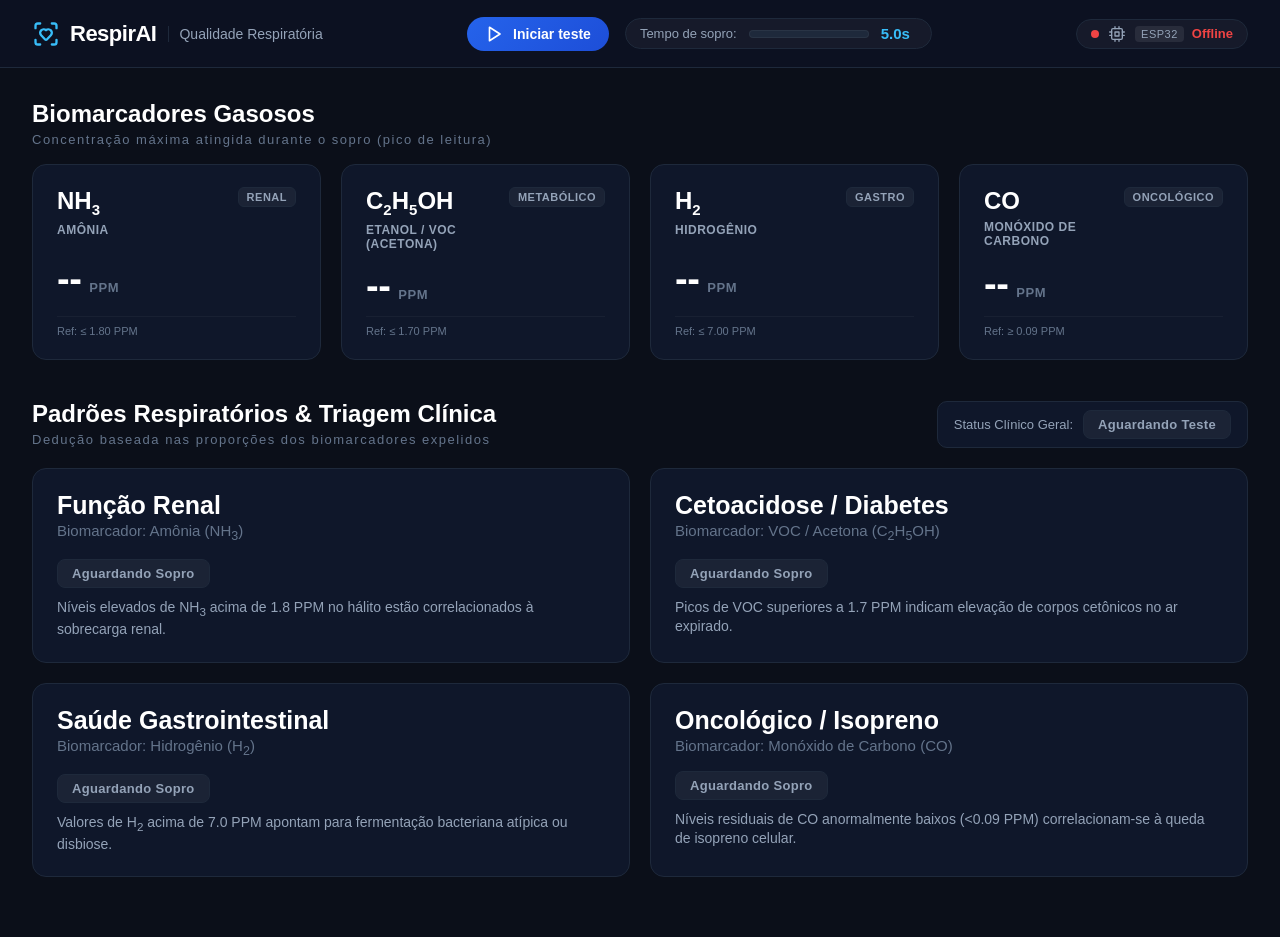
<file: index.html>
<!DOCTYPE html>
<html lang="pt-br">

<head>
    <meta charset="UTF-8">
    <meta name="viewport" content="width=device-width, initial-scale=1.0">
    <title>RespirAI - Painel Clínico de Qualidade Respiratória</title>
    <link rel="stylesheet" href="style.css">
</head>

<body>

    <!-- BARRA SUPERIOR FIXA -->
    <header class="topbar">
        <div class="topbar-left">
            <a href="index.html" class="logo-container">
                <svg xmlns="http://www.w3.org/2000/svg" width="28" height="28" viewBox="0 0 24 24" fill="none"
                    stroke="currentColor" stroke-width="2" stroke-linecap="round" stroke-linejoin="round"
                    class="lucide lucide-scan-heart">
                    <path d="M17 3h2a2 2 0 0 1 2 2v2" />
                    <path d="M21 17v2a2 2 0 0 1-2 2h-2" />
                    <path d="M3 7V5a2 2 0 0 1 2-2h2" />
                    <path d="M7 21H5a2 2 0 0 1-2-2v-2" />
                    <path d="M7.828 13.07A3 3 0 0 1 12 8.764a3 3 0 0 1 4.172 4.306l-3.447 3.62a1 1 0 0 1-1.449 0z" />
                </svg>
                <span class="logo-text">RespirAI</span>
                <span class="logo-subtitle">Qualidade Respiratória</span>
            </a>
        </div>

        <div class="topbar-center">
            <button id="btn-start" class="btn-start" onclick="iniciarTesteSopro()">
                <svg xmlns="http://www.w3.org/2000/svg" width="18" height="18" viewBox="0 0 24 24" fill="none"
                    stroke="currentColor" stroke-width="2.2" stroke-linecap="round" stroke-linejoin="round"
                    class="btn-icon">
                    <polygon points="6 3 20 12 6 21 6 3" />
                </svg>
                <span id="btn-start-text">Iniciar teste</span>
            </button>
            <div class="topbar-timer-group">
                <span class="timer-label">Tempo de sopro:</span>
                <div class="progress-bar-container">
                    <div class="progress-bar-fill" id="progress-bar-fill"></div>
                </div>
                <span class="timer-value" id="timer-countdown">5.0s</span>
            </div>
        </div>

        <div class="topbar-right">
            <div class="mcu-status-wrapper">
                <div class="mcu-badge mcu-online" id="mcu-badge"
                    title="Status da conexão do ESP32 (clique para alternar modo online/simulação)">
                    <span class="mcu-pulse-dot" id="mcu-dot"></span>
                    <svg class="mcu-icon" xmlns="http://www.w3.org/2000/svg" width="16" height="16" viewBox="0 0 24 24"
                        fill="none" stroke="currentColor" stroke-width="2" stroke-linecap="round"
                        stroke-linejoin="round">
                        <rect width="16" height="16" x="4" y="4" rx="2" />
                        <path d="M9 9h6v6H9z" />
                        <path d="M9 1v3M15 1v3M9 20v3M15 20v3M20 9h3M20 14h3M1 9h3M1 14h3" />
                    </svg>
                    <div class="mcu-info">
                        <span class="mcu-tag">ESP32</span>
                        <span class="mcu-status-text" id="mcu-status-text">Online</span>
                    </div>
                </div>
            </div>
        </div>
    </header>

    <!-- CONTEÚDO PRINCIPAL (DASHBOARD) -->
    <main class="main-content">

        <!-- SEÇÃO 1: GRADE DOS 4 GASES MONITORADOS -->
        <div class="section-title-group">
            <h2>Biomarcadores Gasosos</h2>
            <span class="section-subtitle">Concentração máxima atingida durante o sopro (pico de leitura)</span>
        </div>

        <div class="cards-grid">
            <!-- 1. NH3 (Amônia) -->
            <div class="card gas-card">
                <div class="card-header">
                    <div class="gas-title-group">
                        <div class="gas-formula">NH<sub>3</sub></div>
                        <span class="card-title">Amônia</span>
                    </div>
                    <span class="gas-type-tag">Renal</span>
                </div>
                <div class="card-value">
                    <span id="val-NH3">--</span>
                    <span class="gas-unit">PPM</span>
                </div>
                <div class="card-footer">
                    <span class="threshold-tag">Ref: ≤ 1.80 PPM</span>
                </div>
            </div>

            <!-- 2. C2H5OH / VOC (Etanol / VOC) -->
            <div class="card gas-card">
                <div class="card-header">
                    <div class="gas-title-group">
                        <div class="gas-formula">C<sub>2</sub>H<sub>5</sub>OH</div>
                        <span class="card-title">Etanol / VOC (Acetona)</span>
                    </div>
                    <span class="gas-type-tag">Metabólico</span>
                </div>
                <div class="card-value">
                    <span id="val-C2H5OH">--</span>
                    <span class="gas-unit">PPM</span>
                </div>
                <div class="card-footer">
                    <span class="threshold-tag">Ref: ≤ 1.70 PPM</span>
                </div>
            </div>

            <!-- 3. H2 (Hidrogênio) -->
            <div class="card gas-card">
                <div class="card-header">
                    <div class="gas-title-group">
                        <div class="gas-formula">H<sub>2</sub></div>
                        <span class="card-title">Hidrogênio</span>
                    </div>
                    <span class="gas-type-tag">Gastro</span>
                </div>
                <div class="card-value">
                    <span id="val-H2">--</span>
                    <span class="gas-unit">PPM</span>
                </div>
                <div class="card-footer">
                    <span class="threshold-tag">Ref: ≤ 7.00 PPM</span>
                </div>
            </div>

            <!-- 4. CO (Monóxido de Carbono) -->
            <div class="card gas-card">
                <div class="card-header">
                    <div class="gas-title-group">
                        <div class="gas-formula">CO</div>
                        <span class="card-title">Monóxido de Carbono</span>
                    </div>
                    <span class="gas-type-tag">Oncológico</span>
                </div>
                <div class="card-value">
                    <span id="val-CO">--</span>
                    <span class="gas-unit">PPM</span>
                </div>
                <div class="card-footer">
                    <span class="threshold-tag">Ref: ≥ 0.09 PPM</span>
                </div>
            </div>
        </div>

        <!-- SEÇÃO 2: PADRÕES RESPIRATÓRIOS & DIAGNÓSTICO CLÍNICO -->
        <div class="section-title-group diagnostic-header-group">
            <div class="diagnostic-title-left">
                <h2>Padrões Respiratórios & Triagem Clínica</h2>
                <span class="section-subtitle">Dedução baseada nas proporções dos biomarcadores expelidos</span>
            </div>
            <div class="overall-status-box">
                <span class="overall-status-label">Status Clínico Geral:</span>
                <span class="status-pill status-pill-neutral" id="status-geral-badge">Aguardando Teste</span>
            </div>
        </div>

        <div class="diagnostic-grid">
            <!-- 1. Padrão Renal -->
            <div class="diag-card" id="card-diag-nh3">
                <div class="diag-card-top">
                    <div class="diag-header-text">
                        <h3>Função Renal</h3>
                        <span>Biomarcador: Amônia (NH<sub>3</sub>)</span>
                    </div>
                </div>
                <div class="diag-card-body">
                    <div class="diag-status-pill status-pill-neutral" id="diag-nh3">Aguardando Sopro</div>
                    <p class="diag-desc">Níveis elevados de NH<sub>3</sub> acima de 1.8 PPM no hálito estão
                        correlacionados à sobrecarga renal.</p>
                </div>
            </div>

            <!-- 2. Padrão Metabólico / Diabetes -->
            <div class="diag-card" id="card-diag-c2h5oh">
                <div class="diag-card-top">
                    <div class="diag-header-text">
                        <h3>Cetoacidose / Diabetes</h3>
                        <span>Biomarcador: VOC / Acetona (C<sub>2</sub>H<sub>5</sub>OH)</span>
                    </div>
                </div>
                <div class="diag-card-body">
                    <div class="diag-status-pill status-pill-neutral" id="diag-c2h5oh">Aguardando Sopro</div>
                    <p class="diag-desc">Picos de VOC superiores a 1.7 PPM indicam elevação de corpos cetônicos no ar
                        expirado.</p>
                </div>
            </div>

            <!-- 3. Padrão Gastrointestinal / Microbioma -->
            <div class="diag-card" id="card-diag-h2">
                <div class="diag-card-top">
                    <div class="diag-header-text">
                        <h3>Saúde Gastrointestinal</h3>
                        <span>Biomarcador: Hidrogênio (H<sub>2</sub>)</span>
                    </div>
                </div>
                <div class="diag-card-body">
                    <div class="diag-status-pill status-pill-neutral" id="diag-h2">Aguardando Sopro</div>
                    <p class="diag-desc">Valores de H<sub>2</sub> acima de 7.0 PPM apontam para fermentação bacteriana
                        atípica ou disbiose.</p>
                </div>
            </div>

            <!-- 4. Padrão Oncológico / Metabólico Geral -->
            <div class="diag-card" id="card-diag-co">
                <div class="diag-card-top">
                    <div class="diag-header-text">
                        <h3>Oncológico / Isopreno</h3>
                        <span>Biomarcador: Monóxido de Carbono (CO)</span>
                    </div>
                </div>
                <div class="diag-card-body">
                    <div class="diag-status-pill status-pill-neutral" id="diag-co">Aguardando Sopro</div>
                    <p class="diag-desc">Níveis residuais de CO anormalmente baixos (&lt;0.09 PPM) correlacionam-se à
                        queda de isopreno celular.</p>
                </div>
            </div>
        </div>

    </main>

    <script src="script.js"></script>

</body>

</html>
</file>
<file: style.css>
* {
    margin: 0;
    padding: 0;
    box-sizing: border-box;
    font-family: 'Segoe UI', -apple-system, BlinkMacSystemFont, Roboto, Oxygen, Ubuntu, Cantarell, sans-serif;
}

:root {
    --bg-main: #0b0f19;
    --bg-card: #0f172a;
    --bg-card-subtle: #141e33;
    --border-color: #1e293b;
    --border-subtle: #2d3b59;

    --text-primary: #ffffff;
    --text-secondary: #94a3b8;
    --text-muted: #64748b;

    --accent-blue: #3b82f6;
    --accent-blue-hover: #2563eb;
    --accent-cyan: #38bdf8;

    --status-online: #10b981;
    --status-offline: #ef4444;

    --pill-normal-bg: rgba(16, 185, 129, 0.15);
    --pill-normal-border: #10b981;
    --pill-normal-text: #34d399;

    --pill-warning-bg: rgba(245, 158, 11, 0.15);
    --pill-warning-border: #f59e0b;
    --pill-warning-text: #fbbf24;

    --pill-danger-bg: rgba(239, 68, 68, 0.15);
    --pill-danger-border: #ef4444;
    --pill-danger-text: #f87171;

    --topbar-height: 68px;
}

body {
    display: flex;
    flex-direction: column;
    background-color: var(--bg-main);
    color: var(--text-primary);
    min-height: 100vh;
    overflow-x: hidden;
}

/* BARRA SUPERIOR (TOPBAR FIXA & FULL-WIDTH) */
.topbar {
    position: fixed;
    top: 0;
    left: 0;
    right: 0;
    width: 100%;
    height: var(--topbar-height);
    background-color: rgba(13, 18, 34, 0.95);
    backdrop-filter: blur(14px);
    -webkit-backdrop-filter: blur(14px);
    border-bottom: 1px solid var(--border-color);
    display: flex;
    align-items: center;
    justify-content: space-between;
    padding: 0 32px;
    z-index: 1000;
}

.topbar-left {
    display: flex;
    align-items: center;
}

.logo-container {
    display: flex;
    align-items: center;
    gap: 10px;
    color: #ffffff;
    text-decoration: none;
    user-select: none;
}

.logo-container svg {
    color: var(--accent-cyan);
    flex-shrink: 0;
}

.logo-text {
    color: #ffffff;
    font-size: 22px;
    font-weight: 700;
    letter-spacing: -0.5px;
}

.logo-subtitle {
    font-size: 14px;
    font-weight: 500;
    color: var(--text-secondary);
    border-left: 1px solid var(--border-color);
    padding-left: 10px;
    margin-left: 2px;
    white-space: nowrap;
}

.topbar-center {
    display: flex;
    align-items: center;
    gap: 16px;
}

.topbar-timer-group {
    display: flex;
    align-items: center;
    gap: 12px;
    background: rgba(255, 255, 255, 0.04);
    border: 1px solid var(--border-color);
    padding: 6px 14px;
    border-radius: 9999px;
}

.topbar-timer-group .timer-label {
    font-size: 13px;
    color: var(--text-secondary);
    white-space: nowrap;
}

.progress-bar-container {
    background-color: #1e293b;
    border-radius: 9999px;
    overflow: hidden;
    border: 1px solid rgba(255, 255, 255, 0.05);
}

.topbar-timer-group .progress-bar-container {
    width: 120px;
    height: 8px;
}

.progress-bar-fill {
    height: 100%;
    width: 0%;
    background: linear-gradient(90deg, #06b6d4 0%, #3b82f6 100%);
    border-radius: 9999px;
    transition: width 0.1s linear;
}

.topbar-timer-group .timer-value {
    font-size: 15px;
    font-weight: 700;
    color: var(--accent-cyan);
    font-variant-numeric: tabular-nums;
    min-width: 36px;
}

.topbar-right {
    display: flex;
    align-items: center;
    gap: 16px;
}

/* Badge de Conexão do ESP32 */
.mcu-status-wrapper {
    display: flex;
    align-items: center;
    gap: 10px;
}

.mcu-badge {
    display: inline-flex;
    align-items: center;
    gap: 10px;
    padding: 6px 14px;
    border-radius: 9999px;
    font-size: 13px;
    font-weight: 500;
    cursor: pointer;
    user-select: none;
    background-color: rgba(255, 255, 255, 0.04);
    border: 1px solid var(--border-color);
    color: var(--text-primary);
    transition: background-color 0.2s, border-color 0.2s;
}

.mcu-badge:hover {
    background-color: rgba(255, 255, 255, 0.08);
    border-color: var(--border-subtle);
}

.mcu-badge .mcu-icon {
    color: var(--text-secondary);
}

.mcu-pulse-dot {
    width: 8px;
    height: 8px;
    border-radius: 50%;
    flex-shrink: 0;
}

.mcu-badge.mcu-online .mcu-pulse-dot {
    background-color: var(--status-online);
}

.mcu-badge.mcu-online .mcu-status-text {
    color: var(--status-online);
    font-weight: 600;
}

.mcu-badge.mcu-offline .mcu-pulse-dot {
    background-color: var(--status-offline);
}

.mcu-badge.mcu-offline .mcu-status-text {
    color: var(--status-offline);
    font-weight: 600;
}

.mcu-info {
    display: flex;
    align-items: center;
    gap: 8px;
}

.mcu-tag {
    font-size: 11px;
    letter-spacing: 0.5px;
    text-transform: uppercase;
    padding: 2px 6px;
    border-radius: 4px;
    background: rgba(255, 255, 255, 0.08);
    color: var(--text-secondary);
}

.mcu-status-text {
    font-weight: 600;
}

/* CONTEÚDO PRINCIPAL (DASHBOARD)*/
.main-content {
    width: 100%;
    max-width: 1360px;
    margin: 0 auto;
    margin-top: var(--topbar-height);
    padding: 32px 32px 60px 32px;
    flex: 1;
}

/* CONTROLE DE TESTE NA TOPBAR (BOTÃO START & TIMER) */
.btn-start {
    display: inline-flex;
    align-items: center;
    justify-content: center;
    gap: 10px;
    background: linear-gradient(135deg, #2563eb 0%, #1d4ed8 100%);
    color: #ffffff;
    font-size: 14px;
    font-weight: 600;
    padding: 8px 18px;
    border-radius: 9999px;
    border: none;
    cursor: pointer;
    user-select: none;
    white-space: nowrap;
}

.btn-start:hover:not(:disabled) {
    background: linear-gradient(135deg, #3b82f6 0%, #2563eb 100%);
}

.btn-start:active:not(:disabled),
.btn-start:disabled {
    background: #1e293b;
    color: var(--text-muted);
    cursor: not-allowed;
    box-shadow: none;
    border: 1px solid var(--border-color);
}

.btn-icon {
    flex-shrink: 0;
}


/* TÍTULOS DE SEÇÃO */
.section-title-group {
    margin-bottom: 16px;
}

.section-title-group h2 {
    font-weight: 600;
    color: var(--text-primary);
    margin-bottom: 2px;
}

.section-subtitle {
    letter-spacing: 1.5px;
    font-size: 13px;
    color: var(--text-muted);
}

/* GRADE DE GASES (4 CARDS) */
.cards-grid {
    display: grid;
    grid-template-columns: repeat(4, 1fr);
    gap: 20px;
    width: 100%;
    margin-bottom: 40px;
}

.card.gas-card {
    background-color: var(--bg-card);
    border: 1px solid var(--border-color);
    border-radius: 14px;
    padding: 22px 24px;
    display: flex;
    flex-direction: column;
    justify-content: space-between;
    min-height: 165px;
    position: relative;
    overflow: hidden;
}

.card-header {
    display: flex;
    justify-content: space-between;
    align-items: flex-start;
    margin-bottom: 14px;
}

.gas-title-group {
    display: flex;
    flex-direction: column;
    gap: 4px;
}

.gas-formula {
    font-size: 24px;
    font-weight: 700;
    color: var(--text-primary);
    line-height: 1.2;
}

.gas-formula sub {
    font-size: 15px;
    font-weight: 600;
    bottom: -0.15em;
}

.card-title {
    font-size: 12px;
    color: var(--text-secondary);
    text-transform: uppercase;
    font-weight: 600;
    letter-spacing: 0.5px;
}

.gas-type-tag {
    font-size: 11px;
    text-transform: uppercase;
    letter-spacing: 0.5px;
    font-weight: 600;
    padding: 3px 8px;
    border-radius: 6px;
    background: rgba(255, 255, 255, 0.05);
    color: var(--text-secondary);
    border: 1px solid var(--border-color);
}

/* Exibição do Valor em PPM */
.card-value {
    font-size: 38px;
    font-weight: 700;
    color: var(--text-primary);
    display: flex;
    align-items: baseline;
    gap: 8px;
    letter-spacing: -0.5px;
    margin-bottom: 8px;
}

.gas-unit {
    font-size: 13px;
    color: var(--text-muted);
    font-weight: 600;
    letter-spacing: 0.5px;
    text-transform: uppercase;
}

.card-footer {
    display: flex;
    justify-content: flex-start;
    padding-top: 8px;
    border-top: 1px solid rgba(255, 255, 255, 0.04);
}

.threshold-tag {
    font-size: 11px;
    color: var(--text-muted);
    font-weight: 500;
}

/* SEÇÃO DE PADRÕES RESPIRATÓRIOS & DIAGNÓSTICO*/
.diagnostic-header-group {
    display: flex;
    justify-content: space-between;
    align-items: flex-end;
    margin-bottom: 20px;
    flex-wrap: wrap;
    gap: 16px;
}

.overall-status-box {
    display: flex;
    align-items: center;
    gap: 10px;
    background: var(--bg-card);
    padding: 8px 16px;
    border-radius: 10px;
    border: 1px solid var(--border-color);
}

.overall-status-label {
    font-size: 13px;
    color: var(--text-secondary);
    font-weight: 500;
}

.diagnostic-grid {
    display: grid;
    grid-template-columns: repeat(2, 1fr);
    gap: 20px;
    width: 100%;
}

.diag-card {
    background-color: var(--bg-card);
    border: 1px solid var(--border-color);
    border-radius: 14px;
    padding: 22px 24px;
    display: flex;
    flex-direction: column;
    gap: 16px;
    transition: border-color 0.2s ease;
}

.diag-card-top {
    display: flex;
    align-items: center;
    gap: 14px;
}


.diag-header-text h3 {
    font-size: 25px;
    font-weight: 600;
    color: var(--text-primary);
    margin-bottom: 2px;
}

.diag-header-text span {
    font-size: 15px;
    color: var(--text-muted);
}

.diag-card-body {
    display: flex;
    flex-direction: column;
    gap: 10px;
}

.diag-desc {
    font-size: 14px;
    color: var(--text-secondary);
    line-height: 1.4;
}

/* Status Pills (Tags Coloridas de Diagnóstico) */
.diag-status-pill,
.status-pill {
    display: inline-flex;
    align-items: center;
    justify-content: center;
    padding: 6px 14px;
    border-radius: 8px;
    font-size: 13px;
    font-weight: 600;
    width: fit-content;
    letter-spacing: 0.3px;
    transition: all 0.3s ease;
}

.status-pill-neutral {
    background: rgba(255, 255, 255, 0.05);
    color: var(--text-secondary);
    border: 1px solid var(--border-color);
}

.status-pill-normal {
    background: var(--pill-normal-bg);
    color: var(--pill-normal-text);
    border: 1px solid var(--pill-normal-border);
}

.status-pill-warning {
    background: var(--pill-warning-bg);
    color: var(--pill-warning-text);
    border: 1px solid var(--pill-warning-border);
}

.status-pill-danger {
    background: var(--pill-danger-bg);
    color: var(--pill-danger-text);
    border: 1px solid var(--pill-danger-border);
}

/* RESPONSIVIDADE (MEDIA QUERIES) */
@media (max-width: 1100px) {
    .cards-grid {
        grid-template-columns: repeat(2, 1fr);
    }
}

@media (max-width: 820px) {
    .diagnostic-grid {
        grid-template-columns: 1fr;
    }

    .diagnostic-header-group {
        flex-direction: column;
        align-items: flex-start;
    }
}

@media (max-width: 900px) {
    .logo-subtitle {
        display: none;
    }
}

@media (max-width: 768px) {
    .topbar {
        padding: 0 12px;
        gap: 8px;
    }

    .topbar-timer-group .timer-label {
        display: none;
    }

    .topbar-timer-group .progress-bar-container {
        width: 80px;
    }

    .main-content {
        padding: 20px 16px 40px 16px;
    }

    .mcu-tag {
        display: none;
    }
}

@media (max-width: 580px) {
    .cards-grid {
        grid-template-columns: 1fr;
        gap: 16px;
    }

    .card.gas-card {
        padding: 18px 20px;
    }

    .card-value {
        font-size: 32px;
    }
}
</file>
